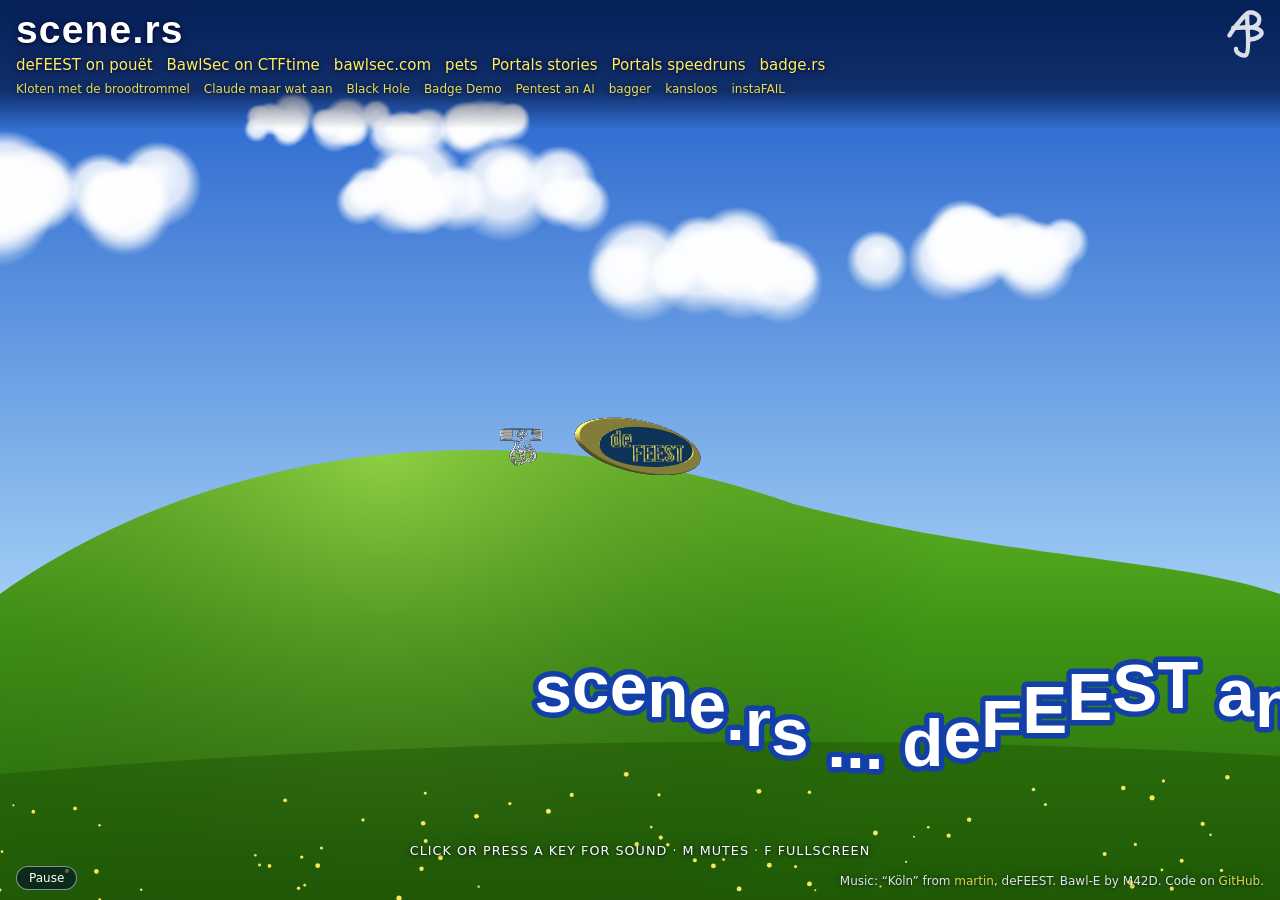
<file: index.html>
<!DOCTYPE html>
<html lang="en">
<head>
  <meta charset="utf-8">
  <meta name="viewport" content="width=device-width, initial-scale=1">
  <title>scene.rs</title>
  <meta name="description" content="scene.rs: deFEEST, the Dutch demoscene crew, and BawlSec, the Dutch CTF team. Prods, greetings and a little demo with music from martin.">
  <link rel="canonical" href="https://scene.rs/">
  <link rel="icon" href="/favicon.ico">
  <link rel="stylesheet" href="/scene.css">
  <script src="/scene.js" defer></script>
</head>
<body>
  <canvas id="sky" aria-hidden="true"></canvas>
  <canvas id="logos" aria-hidden="true"></canvas>
  <canvas id="front" aria-hidden="true"></canvas>
  <main>
    <header>
      <h1>scene.rs</h1>
      <a class="ajb" href="https://annejan.com/"><img src="/ajb.svg" alt="annejan.com" width="37" height="48"></a>
      <nav aria-label="Links">
        <a href="https://www.pouet.net/groups.php?which=11310">deFEEST on pouët</a>
        <a href="https://ctftime.org/team/70972">BawlSec on CTFtime</a>
        <a href="https://bawlsec.com/">bawlsec.com</a>
        <a href="/pets/">pets</a>
        <a href="/stories/">Portals stories</a>
        <a href="/runs/">Portals speedruns</a>
        <a href="https://badge.rs/">badge.rs</a>
      </nav>
      <nav class="prods" aria-label="deFEEST prods">
        <a href="https://www.pouet.net/prod.php?which=106371">Kloten met de broodtrommel</a>
        <a href="https://www.pouet.net/prod.php?which=106370">Claude maar wat aan</a>
        <a href="https://csdb.dk/release/?id=170956">Black Hole</a>
        <a href="https://www.pouet.net/prod.php?which=70207">Badge Demo</a>
        <a href="https://www.pouet.net/prod.php?which=70203">Pentest an AI</a>
        <a href="https://www.pouet.net/prod.php?which=61378">bagger</a>
        <a href="https://www.pouet.net/prod.php?which=60479">kansloos</a>
        <a href="https://www.pouet.net/prod.php?which=57074">instaFAIL</a>
      </nav>
    </header>
    <p class="hint" id="hint" role="status" hidden>click or press a key for sound · M mutes · F fullscreen</p>
    <button class="pause" id="pause" type="button" aria-pressed="false" hidden>Pause</button>
  </main>
  <footer>
    Music: “Köln” from <a href="https://github.com/annejan/martin">martin</a>, deFEEST.
    Bawl-E by M42D.
    Code on <a href="https://github.com/annejan/scene.rs">GitHub</a>.
  </footer>
</body>
</html>
</file>
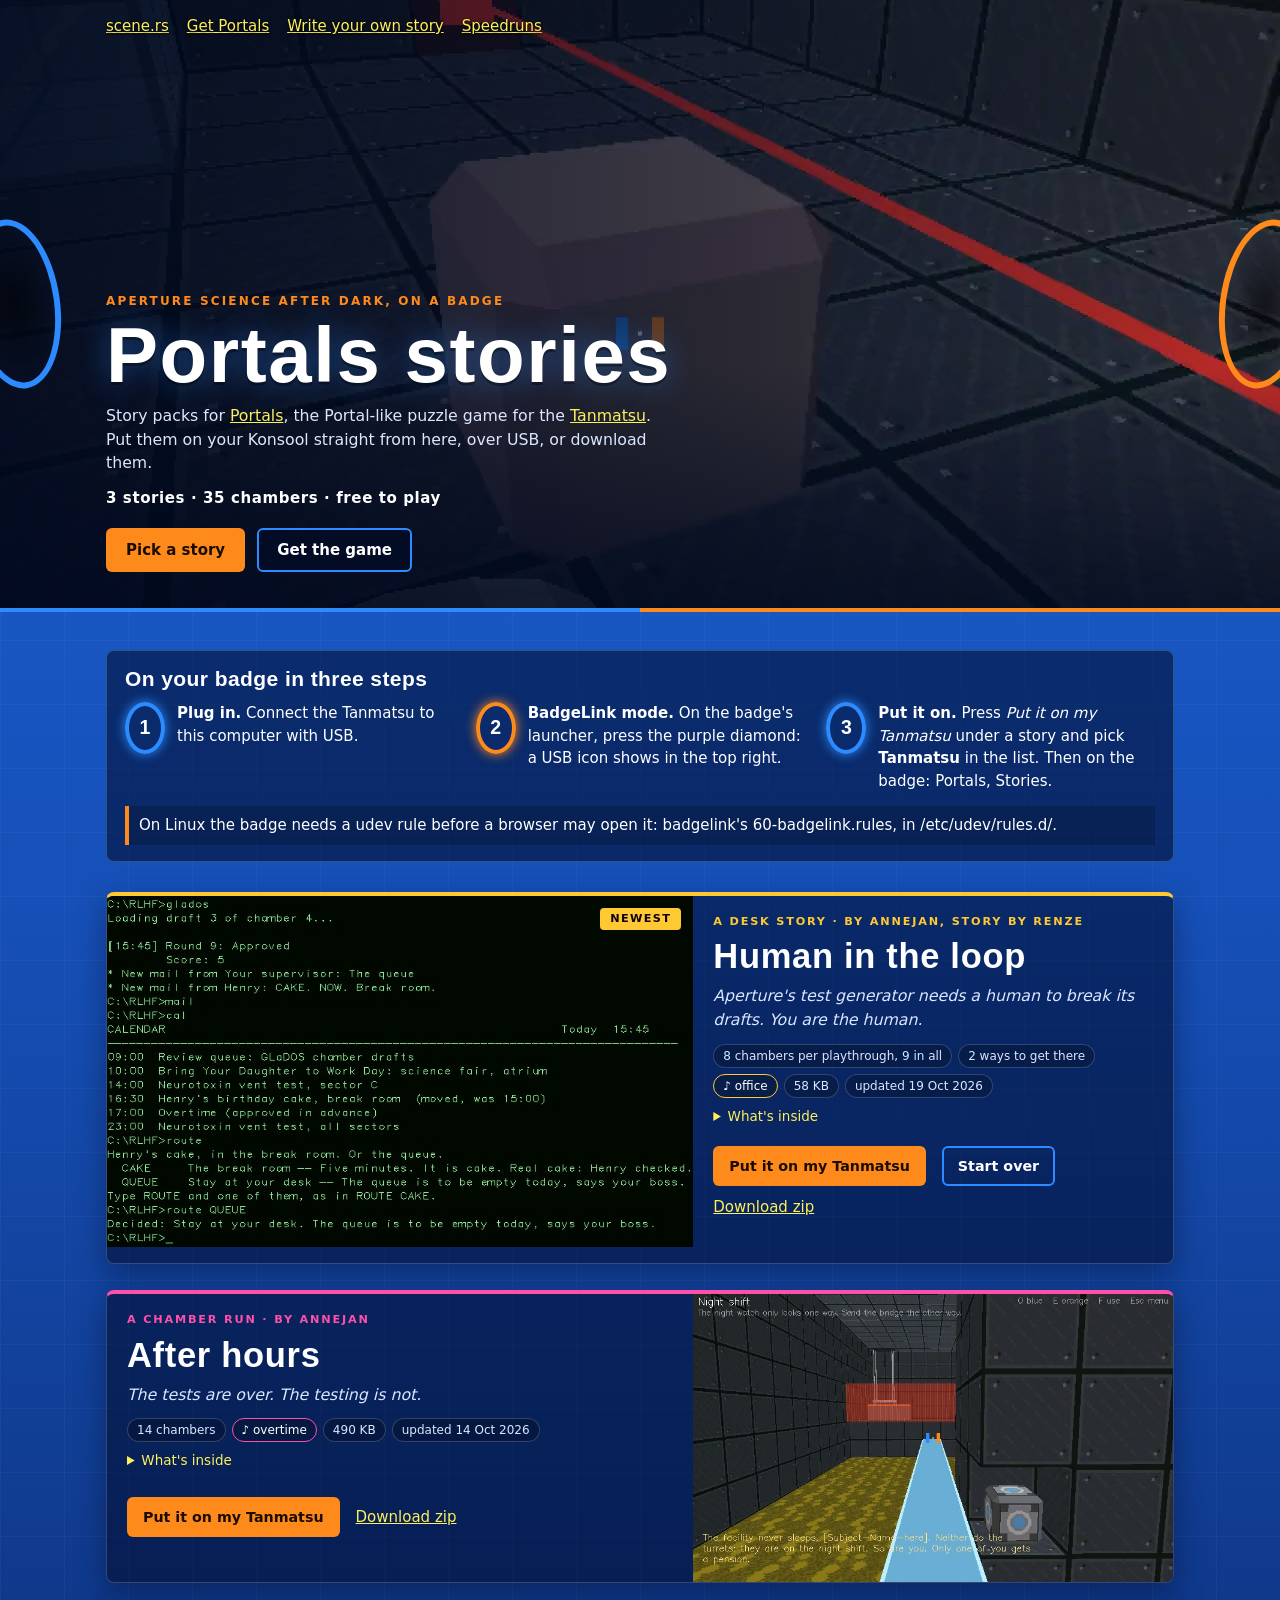
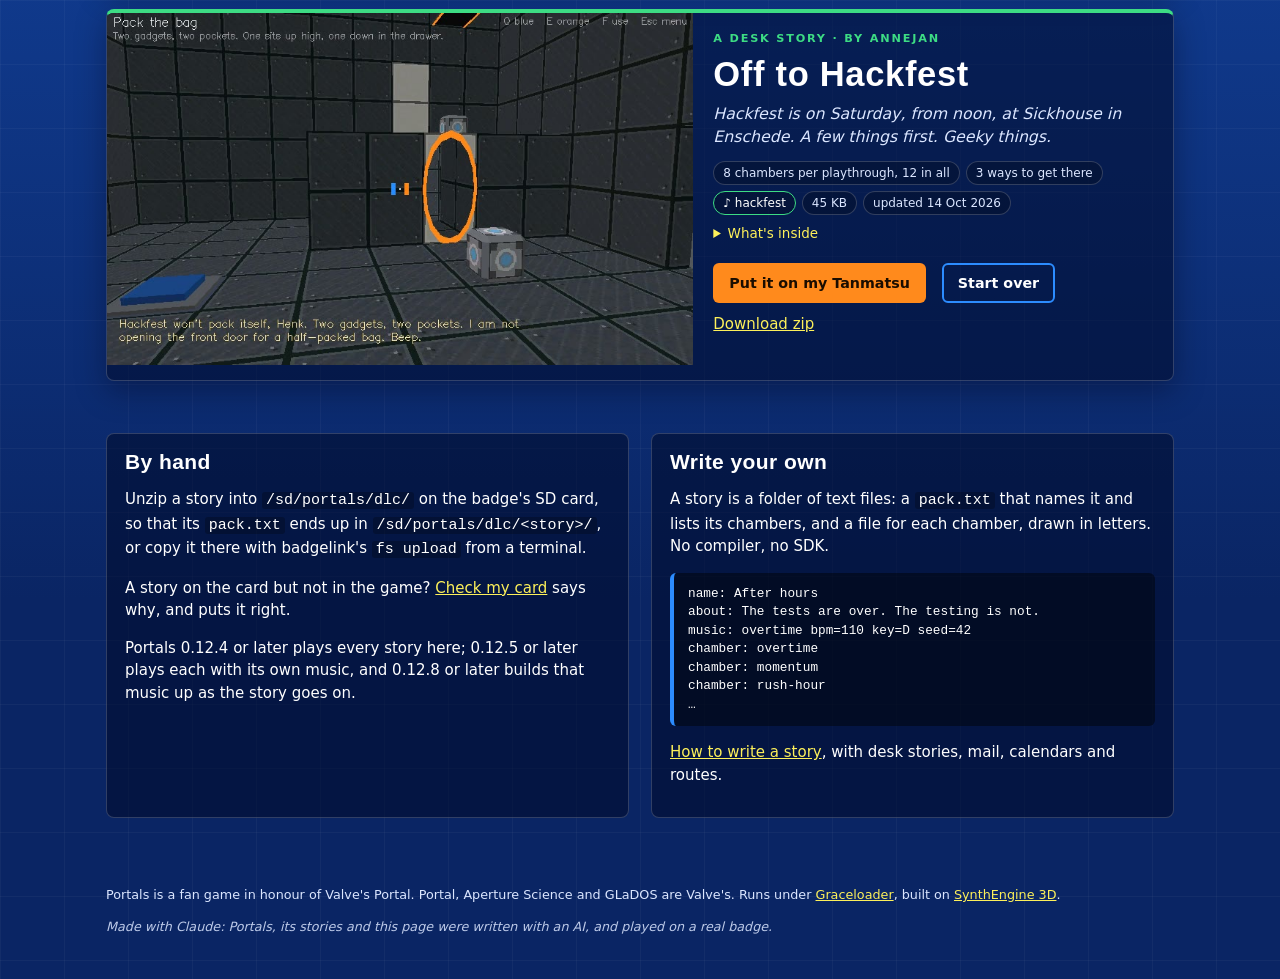
<file: stories/index.html>
<!DOCTYPE html>
<html lang="en">
<head>
  <meta charset="utf-8">
  <meta name="viewport" content="width=device-width, initial-scale=1">
  <title>Portals stories: story packs for the Tanmatsu badge – scene.rs</title>
  <meta name="description" content="Story packs for Portals, the Portal-like puzzle game for the Tanmatsu badge: put them on your badge straight from the browser, over USB.">
  <link rel="canonical" href="https://scene.rs/stories/">
  <link rel="icon" href="/favicon.ico">
  <meta name="theme-color" content="#1d63d8">
  <meta property="og:type" content="website">
  <meta property="og:url" content="https://scene.rs/stories/">
  <meta property="og:site_name" content="scene.rs">
  <meta property="og:title" content="Portals stories">
  <meta property="og:description" content="Free story packs for Portals, the Portal-like puzzle game for the Tanmatsu (Konsool) badge. Put them on your badge from the browser, over USB.">
  <meta property="og:image" content="https://scene.rs/stories/share.jpg">
  <meta property="og:image:width" content="1200">
  <meta property="og:image:height" content="630">
  <meta property="og:image:alt" content="Portals stories: a test chamber with a laser and a cube, and the page's name">
  <meta name="twitter:card" content="summary_large_image">
  <!-- ld: made by tools/stories_static.py from index.json -->
  <script type="application/ld+json">
{
 "@context": "https://schema.org",
 "@type": "CollectionPage",
 "@id": "https://scene.rs/stories/",
 "url": "https://scene.rs/stories/",
 "name": "Portals stories",
 "description": "Free story packs for Portals, the Portal-like puzzle game for the Tanmatsu (Konsool) badge, to put on the badge from the browser over USB, or to download.",
 "inLanguage": "en",
 "isPartOf": {
  "@type": "WebSite",
  "name": "scene.rs",
  "url": "https://scene.rs/"
 },
 "about": {
  "@type": "VideoGame",
  "name": "Portals",
  "url": "https://annejan.com/portals/",
  "gamePlatform": "Tanmatsu (Konsool)"
 },
 "mainEntity": {
  "@type": "ItemList",
  "itemListElement": [
   {
    "@type": "ListItem",
    "position": 1,
    "item": {
     "@type": "CreativeWork",
     "@id": "https://scene.rs/stories/#human-in-the-loop",
     "name": "Human in the loop",
     "description": "Aperture's test generator needs a human to break its drafts. You are the human.",
     "url": "https://scene.rs/stories/#human-in-the-loop",
     "genre": "Puzzle",
     "isAccessibleForFree": true,
     "isPartOf": {
      "@type": "VideoGame",
      "name": "Portals",
      "url": "https://annejan.com/portals/",
      "gamePlatform": "Tanmatsu (Konsool)"
     },
     "author": {
      "@type": "Person",
      "name": "annejan"
     },
     "encodingFormat": "application/zip",
     "contentUrl": "https://scene.rs/stories/packs/human-in-the-loop.zip",
     "contributor": {
      "@type": "Person",
      "name": "Renze"
     },
     "image": "https://scene.rs/stories/packs/human-in-the-loop.jpg",
     "dateModified": "2026-10-19T23:36:17+02:00"
    }
   },
   {
    "@type": "ListItem",
    "position": 2,
    "item": {
     "@type": "CreativeWork",
     "@id": "https://scene.rs/stories/#after-hours",
     "name": "After hours",
     "description": "The tests are over. The testing is not.",
     "url": "https://scene.rs/stories/#after-hours",
     "genre": "Puzzle",
     "isAccessibleForFree": true,
     "isPartOf": {
      "@type": "VideoGame",
      "name": "Portals",
      "url": "https://annejan.com/portals/",
      "gamePlatform": "Tanmatsu (Konsool)"
     },
     "author": {
      "@type": "Person",
      "name": "annejan"
     },
     "encodingFormat": "application/zip",
     "contentUrl": "https://scene.rs/stories/packs/after-hours.zip",
     "image": "https://scene.rs/stories/packs/after-hours.jpg",
     "dateModified": "2026-10-14T17:07:10+02:00"
    }
   },
   {
    "@type": "ListItem",
    "position": 3,
    "item": {
     "@type": "CreativeWork",
     "@id": "https://scene.rs/stories/#hackfest",
     "name": "Off to Hackfest",
     "description": "Hackfest is on Saturday, from noon, at Sickhouse in Enschede. A few things first. Geeky things.",
     "url": "https://scene.rs/stories/#hackfest",
     "genre": "Puzzle",
     "isAccessibleForFree": true,
     "isPartOf": {
      "@type": "VideoGame",
      "name": "Portals",
      "url": "https://annejan.com/portals/",
      "gamePlatform": "Tanmatsu (Konsool)"
     },
     "author": {
      "@type": "Person",
      "name": "annejan"
     },
     "encodingFormat": "application/zip",
     "contentUrl": "https://scene.rs/stories/packs/hackfest.zip",
     "image": "https://scene.rs/stories/packs/hackfest.jpg",
     "dateModified": "2026-10-14T17:07:10+02:00"
    }
   }
  ]
 },
 "video": {
  "@type": "VideoObject",
  "name": "Portals stories: the trailer",
  "description": "Chambers from the Portals stories, played on the Tanmatsu's engine.",
  "contentUrl": "https://scene.rs/stories/packs/trailer.mp4",
  "thumbnailUrl": "https://scene.rs/stories/packs/trailer.jpg",
  "uploadDate": "2026-10-19T23:36:17+02:00"
 }
}
  </script>
  <!-- /ld -->
  <link rel="stylesheet" href="/stories/stories.css">
  <script src="/stories/badgelink.js" defer></script>
  <script src="/stories/stories.js" defer></script>
</head>
<body>
  <header class="hero">
    <video id="trailer" class="trailer" muted loop playsinline preload="none" poster="/stories/packs/trailer.jpg" aria-hidden="true"></video>
    <div class="portal blue" aria-hidden="true"></div>
    <div class="portal orange" aria-hidden="true"></div>
    <nav class="top" aria-label="Links">
      <a href="/">scene.rs</a>
      <a href="https://annejan.com/portals/">Get Portals</a>
      <a href="https://github.com/annejan/tanmatsu-portals-grace/blob/main/dlc/README.md">Write your own story</a>
      <a href="/runs/">Speedruns</a>
    </nav>
    <div class="hero-text">
      <p class="kicker">Aperture Science after dark, on a badge</p>
      <h1>Portals stories</h1>
      <p class="lede">Story packs for <a href="https://annejan.com/portals/">Portals</a>,
        the Portal-like puzzle game for the <a href="https://nicolaielectronics.nl/tanmatsu/">Tanmatsu</a>.
        Put them on your Konsool straight from here, over USB, or download them.</p>
      <p id="stats" class="stats"><!-- stats -->3 stories · 35 chambers · free to play<!-- /stats --></p>
      <p class="cta"><a class="button" href="#packs">Pick a story</a>
        <a class="ghost" href="https://annejan.com/portals/">Get the game</a></p>
    </div>
  </header>

  <main>
    <section class="howto" aria-labelledby="howto-title">
      <h2 id="howto-title">On your badge in three steps</h2>
      <ol class="steps">
        <li><span class="ring blue" aria-hidden="true">1</span>
          <p><strong>Plug in.</strong> Connect the Tanmatsu to this computer with USB.</p></li>
        <li><span class="ring orange" aria-hidden="true">2</span>
          <p><strong>BadgeLink mode.</strong> On the badge's launcher, press the purple diamond: a USB icon shows in the top right.</p></li>
        <li><span class="ring blue" aria-hidden="true">3</span>
          <p><strong>Put it on.</strong> Press <em>Put it on my Tanmatsu</em> under a story and pick <strong>Tanmatsu</strong> in the list. Then on the badge: Portals, Stories.</p></li>
      </ol>
      <p id="usb-note" class="note" hidden></p>
    </section>

    <section id="packs" class="packs" aria-label="Story packs">
      <!-- packs: made by tools/stories_static.py from index.json; stories.js draws them again -->
      <article class="pack" id="human-in-the-loop" data-pack="human-in-the-loop"><div class="media"><img class="still" src="packs/human-in-the-loop.jpg" alt="A still from Human in the loop" width="800" height="480" loading="lazy"><span class="flag">Newest</span></div><div class="body"><p class="kind">A desk story · by annejan, story by Renze</p><h2 class="name">Human in the loop</h2><p class="about">Aperture&#x27;s test generator needs a human to break its drafts. You are the human.</p><ul class="chips"><li>8 chambers per playthrough, 9 in all</li><li>2 ways to get there</li><li class="music">♪ office</li><li>58 KB</li><li>updated 19 Oct 2026</li></ul><details class="inside"><summary>What's inside</summary><ol class="chambers"><li value="1">Hold the door<span>A draft: find a way she did not mean. The final draft: the way she did.</span></li><li value="2">Pressure<span>The ferry sails when every button is down, and not a second longer.</span></li><li value="3">Light work<span>The cube is in the right place. It is facing the wrong way.</span></li><li value="4">Wet floor<span>The mop water is in the cupboard. The floor that needs it is out in the hall.</span></li><li class="route">The break room</li><li value="5">Break room<span>A panel is missing low in the far wall. Somebody lives behind it. Bring a cube.</span></li><li class="route">Stay at your desk</li><li value="5">Second opinion<span>Two faults. One is in the pipe. The other is where you would aim.</span></li><li value="6">Observation<span>Portals bring the beam down to you. Only a cube turns it the last corner.</span></li><li value="7">Momentum<span>Nothing in here gives you speed. Make your own, then pass it on.</span></li><li value="8">The last draft<span>The plate aims at the turret. Give it something to throw.</span></li></ol></details><div class="actions"><a class="zip" href="packs/human-in-the-loop.zip" download="human-in-the-loop.zip">Download zip</a></div></div></article>
      <article class="pack" id="after-hours" data-pack="after-hours"><div class="media"><img class="still" src="packs/after-hours.jpg" alt="A still from After hours" width="800" height="480" loading="lazy"></div><div class="body"><p class="kind">A chamber run · by annejan</p><h2 class="name">After hours</h2><p class="about">The tests are over. The testing is not.</p><ul class="chips"><li>14 chambers</li><li class="music">♪ overtime</li><li>490 KB</li><li>updated 14 Oct 2026</li></ul><details class="inside"><summary>What's inside</summary><ol class="chambers"><li value="1">Overtime<span>Everything you have learned, in the right order.</span></li><li value="2">Momentum<span>Nothing in here gives you speed. Make your own, then pass it on.</span></li><li value="3">Rush hour<span>Walk in, and a floor portal is a step. Run in, and it is an escalator.</span></li><li value="4">Cleaning crew<span>Gel only ever falls. A portal decides which way is down.</span></li><li value="5">Courier<span>Do not handle the parcel. That is what the funnel is for.</span></li><li value="6">Two-way street<span>The funnel runs both ways. Not at the same time, and not for long.</span></li><li value="7">Reflections<span>Portals move a beam. Only a cube turns one. Take a moment for reflection.</span></li><li value="8">Bowling night<span>Gravity bowls harder than you do. The second ball learns from the first.</span></li><li value="9">Lights out<span>Two portals will not get it there. The pellet will not wait while you think.</span></li><li value="10">Night shift<span>The night watch only looks one way. Send the bridge the other way.</span></li><li value="11">Crunch time<span>The deadline is six seconds away. The commute is eight. Work from home.</span></li><li value="12">Shop Floor<span>Too far to walk, too far to shoot. Plan it from the gallery.</span></li><li value="13">Canyon<span>Everything worth reaching is far away. Make the far things come to you.</span></li><li value="14">Spire<span>A fall keeps its speed through a portal. Only the top is high enough.</span></li></ol></details><div class="actions"><a class="zip" href="packs/after-hours.zip" download="after-hours.zip">Download zip</a></div></div></article>
      <article class="pack" id="hackfest" data-pack="hackfest"><div class="media"><img class="still" src="packs/hackfest.jpg" alt="A still from Off to Hackfest" width="800" height="480" loading="lazy"></div><div class="body"><p class="kind">A desk story · by annejan</p><h2 class="name">Off to Hackfest</h2><p class="about">Hackfest is on Saturday, from noon, at Sickhouse in Enschede. A few things first. Geeky things.</p><ul class="chips"><li>8 chambers per playthrough, 12 in all</li><li>3 ways to get there</li><li class="music">♪ hackfest</li><li>45 KB</li><li>updated 14 Oct 2026</li></ul><details class="inside"><summary>What's inside</summary><ol class="chambers"><li value="1">Pull request<span>The merge button wants a cube. The cube is on the shelf.</span></li><li value="2">Reflow the badge<span>The hot air is up on the shelf. The badge is down on the plate.</span></li><li value="3">Power banks<span>One launcher per power bank. Both banks full, or the front door stays shut.</span></li><li value="4">Pack the bag<span>Two gadgets, two pockets. One sits up high, one down in the drawer.</span></li><li class="route">By train</li><li value="5">Platform 11b<span>The train runs while the cube is on its button. The cube is on the rack.</span></li><li value="6">Change at Amersfoort<span>Check in at the pole. The doors close in two and a half seconds.</span></li><li class="route">By bike</li><li value="5">160 km of headwind<span>Orange gel makes you fast. Pour a run-up on the path, and jump at its end.</span></li><li value="6">The dyke<span>Bikes cannot climb a dyke. Bring the blue gel to its foot, and bounce.</span></li><li class="route">A lift</li><li value="5">Loading the van<span>The gear is in the attic. The gap in the van is too high. The plate is not.</span></li><li value="6">Speed cameras<span>They watch the road, not the sky. Your cargo can take the scenic route.</span></li><li value="7">The Wi-Fi<span>The funnel goes where the portals send it. The truss is six metres up.</span></li><li value="8">Daisy chain<span>Daisy-chain the beam through both power strips to the stage. Meet the bridge.</span></li></ol></details><div class="actions"><a class="zip" href="packs/hackfest.zip" download="hackfest.zip">Download zip</a></div></div></article>
      <!-- /packs -->
    </section>

    <div class="more">
      <section class="manual" aria-labelledby="manual-title">
        <h2 id="manual-title">By hand</h2>
        <p>Unzip a story into <code>/sd/portals/dlc/</code> on the badge's SD card, so that its
          <code>pack.txt</code> ends up in <code>/sd/portals/dlc/&lt;story&gt;/</code>, or copy it there with
          badgelink's <code>fs upload</code> from a terminal.</p>
        <p>A story on the card but not in the game? <a href="/stories/check/">Check my card</a> says why, and puts it right.</p>
        <p>Portals 0.12.4 or later plays every story here; 0.12.5 or later plays each with its own music, and 0.12.8 or later builds that music up as the story goes on.</p>
      </section>

      <section class="write" aria-labelledby="write-title">
        <h2 id="write-title">Write your own</h2>
        <p>A story is a folder of text files: a <code>pack.txt</code> that names it and lists its chambers,
          and a file for each chamber, drawn in letters. No compiler, no SDK.</p>
        <pre><code>name: After hours
about: The tests are over. The testing is not.
music: overtime bpm=110 key=D seed=42
chamber: overtime
chamber: momentum
chamber: rush-hour
…</code></pre>
        <p><a href="https://github.com/annejan/tanmatsu-portals-grace/blob/main/dlc/README.md">How to write a story</a>,
          with desk stories, mail, calendars and routes.</p>
      </section>
    </div>
  </main>

  <footer>
    <p>Portals is a fan game in honour of Valve's Portal. Portal, Aperture Science and GLaDOS are Valve's.
      Runs under <a href="https://github.com/nullislandspace/tanmatsu-graceloader">Graceloader</a>, built on
      <a href="https://github.com/nullislandspace/synthengine3D">SynthEngine 3D</a>.</p>
    <p class="made">Made with Claude: Portals, its stories and this page were written with an AI, and played on a real badge.</p>
  </footer>

  <template id="pack-card">
    <article class="pack">
      <div class="media">
        <img class="still" alt="" width="800" height="480" loading="lazy">
        <video class="clip" muted loop playsinline preload="none" aria-hidden="true"></video>
        <span class="flag" hidden></span>
      </div>
      <div class="body">
        <p class="kind"></p>
        <h2 class="name"></h2>
        <p class="about"></p>
        <ul class="chips"></ul>
        <details class="inside">
          <summary>What's inside</summary>
          <ol class="chambers"></ol>
        </details>
        <div class="actions">
          <button type="button" class="install">Put it on my Tanmatsu</button>
          <button type="button" class="restart" hidden>Start over</button>
          <a class="zip" download>Download zip</a>
        </div>
        <div class="progress" hidden><div class="bar"></div></div>
        <p class="status" role="status"></p>
      </div>
    </article>
  </template>
</body>
</html>
</file>
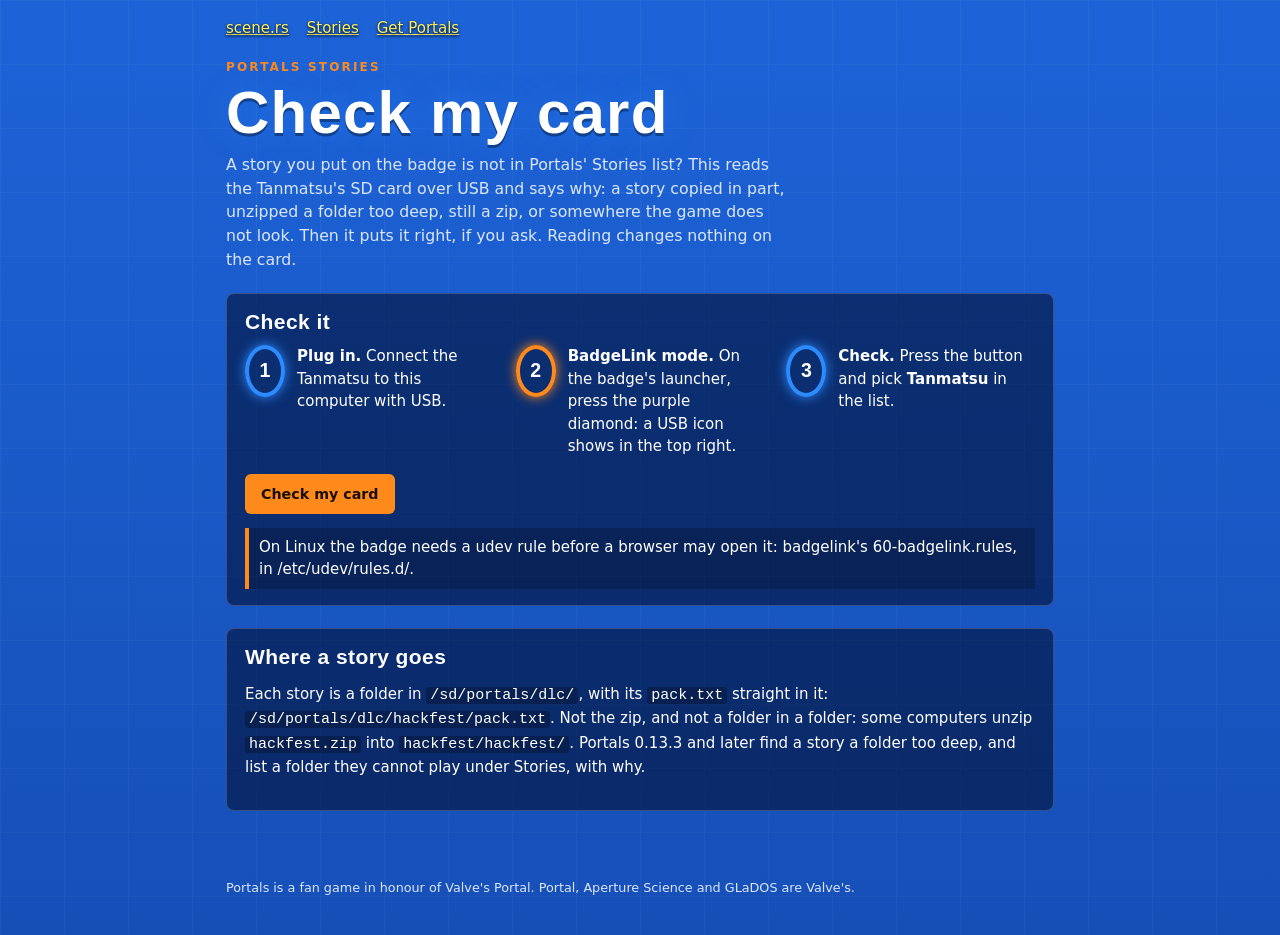
<file: stories/check/index.html>
<!DOCTYPE html>
<html lang="en">
<head>
  <meta charset="utf-8">
  <meta name="viewport" content="width=device-width, initial-scale=1">
  <title>Check my card: Portals stories – scene.rs</title>
  <meta name="description" content="A story is not in Portals' Stories list? Check the Tanmatsu's SD card from the browser, over USB: what is there, what is not, and put it right.">
  <link rel="canonical" href="https://scene.rs/stories/check/">
  <link rel="icon" href="/favicon.ico">
  <meta name="theme-color" content="#1d63d8">
  <link rel="stylesheet" href="/stories/stories.css">
  <link rel="stylesheet" href="check.css?v=2">
</head>
<body>
  <main class="check">
    <nav class="top" aria-label="Links">
      <a href="/">scene.rs</a>
      <a href="../">Stories</a>
      <a href="https://annejan.com/portals/">Get Portals</a>
    </nav>
    <p class="kicker">Portals stories</p>
    <h1>Check my card</h1>
    <p class="lede">A story you put on the badge is not in Portals' Stories list? This reads the
      Tanmatsu's SD card over USB and says why: a story copied in part, unzipped a folder too deep,
      still a zip, or somewhere the game does not look. Then it puts it right, if you ask.
      Reading changes nothing on the card.</p>

    <section class="howto" aria-labelledby="howto-title">
      <h2 id="howto-title">Check it</h2>
      <ol class="steps">
        <li><span class="ring blue" aria-hidden="true">1</span>
          <p><strong>Plug in.</strong> Connect the Tanmatsu to this computer with USB.</p></li>
        <li><span class="ring orange" aria-hidden="true">2</span>
          <p><strong>BadgeLink mode.</strong> On the badge's launcher, press the purple diamond: a USB icon shows in the top right.</p></li>
        <li><span class="ring blue" aria-hidden="true">3</span>
          <p><strong>Check.</strong> Press the button and pick <strong>Tanmatsu</strong> in the list.</p></li>
      </ol>
      <div class="actions">
        <button id="check" type="button" class="install">Check my card</button>
        <p id="status" class="status" role="status" aria-live="polite"></p>
      </div>
      <p id="usb-note" class="note" hidden></p>
    </section>

    <section id="result" class="result" hidden aria-label="What is on the card">
      <ul id="notes" class="notes"></ul>
      <h2>The stories</h2>
      <ul id="stories" class="items"></ul>
      <div id="others-box" hidden>
        <h2>Also in dlc/</h2>
        <ul id="others" class="items"></ul>
      </div>
    </section>

    <section class="manual" aria-labelledby="where-title">
      <h2 id="where-title">Where a story goes</h2>
      <p>Each story is a folder in <code>/sd/portals/dlc/</code>, with its <code>pack.txt</code> straight
        in it: <code>/sd/portals/dlc/hackfest/pack.txt</code>. Not the zip, and not a folder in a
        folder: some computers unzip <code>hackfest.zip</code> into <code>hackfest/hackfest/</code>.
        Portals 0.13.3 and later find a story a folder too deep, and list a folder they cannot play
        under Stories, with why.</p>
    </section>
  </main>
  <footer>
    <p>Portals is a fan game in honour of Valve's Portal. Portal, Aperture Science and GLaDOS are Valve's.</p>
  </footer>
  <script src="/stories/badgelink.js"></script>
  <script src="check.js?v=4"></script>
</body>
</html>
</file>
<file: scene.css>
:root {
  --text: #ffffff;
  --shade: rgba(0, 0, 40, 0.65);
  --link: #fdf05a;
}

* { box-sizing: border-box; }

html, body {
  margin: 0;
  height: 100%;
  background: #1d63d8;
  color: var(--text);
  font: 15px/1.4 Tahoma, Verdana, system-ui, sans-serif;
  overflow: hidden;
}

canvas {
  position: fixed;
  inset: 0;
  width: 100%;
  height: 100%;
}

header, footer, .hint {
  position: fixed;
  left: 0;
  right: 0;
  padding: 10px 16px;
  text-shadow: 0 1px 3px var(--shade), 0 0 8px var(--shade);
}

/* A dark wash behind the links, so they stay readable when a white cloud drifts by. */
header {
  top: 0;
  padding-bottom: 28px;
  background: linear-gradient(to bottom, rgba(0, 10, 40, 0.7), rgba(0, 10, 40, 0.6) 70%, rgba(0, 10, 40, 0));
}

/* Room on the right for the monogram. */
header { padding-right: 72px; }

/* Anne Jan's AJB monogram, top right: a signature rather than one more link. */
.ajb {
  position: absolute;
  top: 10px;
  right: 16px;
  display: block;
  line-height: 0;
  opacity: 0.85;
  transition: opacity 0.2s, filter 0.2s;
}
.ajb img { width: 37px; height: 48px; }
.ajb:hover, .ajb:focus-visible { opacity: 1; filter: drop-shadow(0 0 6px var(--link)); }
.ajb:focus-visible { outline: 2px solid var(--link); outline-offset: 4px; }

h1 {
  margin: 0 0 4px;
  font: 900 clamp(1.6rem, 5vw, 2.6rem)/1 Impact, 'Arial Black', sans-serif;
  letter-spacing: 0.03em;
}

nav {
  display: flex;
  flex-wrap: wrap;
  gap: 0 14px;
}

/* Links at least 24 px tall, for fingers and shaky hands. */
nav a {
  display: inline-block;
  min-height: 24px;
  line-height: 24px;
}

nav.prods {
  font-size: 0.8rem;
  opacity: 0.9;
}

a {
  color: var(--link);
  text-decoration: none;
}

a:hover, a:focus-visible { text-decoration: underline; }

.hint {
  bottom: 30px;
  margin: 0;
  text-align: center;
  font-size: 0.85rem;
  letter-spacing: 0.08em;
  text-transform: uppercase;
  pointer-events: none;
}

/* Pause and play, for everything that moves (WCAG 2.2.2); P does the same. */
.pause {
  position: fixed;
  left: 16px;
  bottom: 10px;
  z-index: 1;
  min-height: 24px;
  padding: 2px 12px;
  border: 1px solid rgba(255, 255, 255, 0.5);
  border-radius: 999px;
  background: rgba(0, 10, 40, 0.6);
  color: var(--text);
  font: inherit;
  font-size: 0.8rem;
  cursor: pointer;
}
.pause:focus-visible { outline: 2px solid var(--link); outline-offset: 2px; }

footer {
  bottom: 0;
  font-size: 0.8rem;
  text-align: right;
  opacity: 0.85;
}

/* Reduced motion, or no script: a still picture, the links stay. */
.still #logos, .still #front { display: none; }
</file>
<file: stories/stories.css>
/* scene.rs's colours and type, and Portals' blue and orange. */
:root {
  --text: #ffffff;
  --soft: #dbe6ff;
  --link: #fdf05a;
  --bg: #1d63d8;
  --deep: #0a2564;
  --panel: rgba(0, 10, 40, 0.55);
  --line: rgba(255, 255, 255, 0.18);
  --blue: #2c8cff;
  --orange: #ff8a1c;
  --accent: var(--orange);
}

* { box-sizing: border-box; }

html { scroll-behavior: smooth; }

html, body {
  margin: 0;
  color: var(--text);
  font: 15px/1.5 Tahoma, Verdana, system-ui, sans-serif;
}

/* scene.rs's sky, going down into the facility: test chamber panels, faintly. */
body {
  background:
    linear-gradient(rgba(255, 255, 255, 0.035) 1px, transparent 1px) 0 0 / 64px 64px,
    linear-gradient(90deg, rgba(255, 255, 255, 0.035) 1px, transparent 1px) 0 0 / 64px 64px,
    linear-gradient(to bottom, var(--bg) 0, #1650b8 900px, var(--deep) 2200px);
  background-color: var(--deep);
  min-height: 100vh;
}

a { color: var(--link); }
a:focus-visible, button:focus-visible, summary:focus-visible { outline: 3px solid var(--link); outline-offset: 2px; }
code { background: rgba(0, 0, 0, 0.25); padding: 0 4px; border-radius: 3px; }

main, footer {
  max-width: 1100px;
  margin: 0 auto;
  padding: 16px;
}

h1 {
  margin: 0 0 12px;
  font: 900 clamp(2.6rem, 9vw, 5.2rem)/0.95 Impact, 'Arial Black', sans-serif;
  letter-spacing: 0.02em;
  text-shadow: 0 3px 0 rgba(0, 0, 0, 0.35), 0 0 30px rgba(44, 140, 255, 0.45);
}

h2 {
  margin: 0 0 8px;
  font: 900 1.4rem/1.1 Impact, 'Arial Black', sans-serif;
  letter-spacing: 0.02em;
}

/* The top: the films, looping under the title, between a blue and an orange portal. */
.hero {
  position: relative;
  overflow: hidden;
  min-height: clamp(420px, 68vh, 620px);
  display: flex;
  flex-direction: column;
  background: #000 url(/stories/packs/trailer.jpg) center / cover no-repeat;
  border-bottom: 4px solid;
  border-image: linear-gradient(to right, var(--blue) 50%, var(--orange) 50%) 1;
}
.trailer {
  position: absolute;
  inset: 0;
  width: 100%;
  height: 100%;
  object-fit: cover;
}
/* Dark enough for the text, at any frame: darkest on the left, where the text is. */
.hero::after {
  content: "";
  position: absolute;
  inset: 0;
  background:
    linear-gradient(to right, rgba(0, 8, 30, 0.88) 0, rgba(0, 8, 30, 0.6) 55%, rgba(0, 8, 30, 0.25) 100%),
    linear-gradient(to top, rgba(0, 8, 30, 0.7), transparent 40%);
}
.hero > nav, .hero > .hero-text { position: relative; z-index: 1; }
.portal { z-index: 1; }

.portal {
  position: absolute;
  top: 50%;
  width: 90px;
  height: 170px;
  border-radius: 50%;
  border: 6px solid;
  background: radial-gradient(ellipse at center, rgba(0, 0, 0, 0.55), transparent 70%);
  animation: glow 3.2s ease-in-out infinite;
}
.portal.blue { left: -30px; color: var(--blue); border-color: var(--blue); transform: translateY(-50%) rotate(-8deg); }
.portal.orange { right: -30px; color: var(--orange); border-color: var(--orange); transform: translateY(-50%) rotate(8deg); animation-delay: -1.6s; }
@keyframes glow {
  0%, 100% { box-shadow: 0 0 18px 2px currentColor, inset 0 0 14px currentColor; }
  50% { box-shadow: 0 0 34px 8px currentColor, inset 0 0 24px currentColor; }
}

nav.top {
  display: flex;
  flex-wrap: wrap;
  gap: 4px 18px;
  width: 100%;
  max-width: 1100px;
  margin: 0 auto;
  padding: 14px 16px 0;
}
nav.top a { display: inline-block; min-height: 24px; line-height: 24px; text-shadow: 0 1px 3px #000; }

.hero-text {
  width: 100%;
  max-width: 1100px;
  margin: auto auto 0;
  padding: 40px 16px 36px;
}
.kicker {
  margin: 0 0 8px;
  color: var(--orange);
  font-size: 0.8rem;
  font-weight: 700;
  letter-spacing: 0.18em;
  text-transform: uppercase;
}
.lede { max-width: 56ch; margin: 0 0 12px; color: var(--soft); font-size: 1.05rem; }
.stats { margin: 0 0 18px; min-height: 1.5em; color: var(--text); font-weight: 700; letter-spacing: 0.04em; }
.cta { display: flex; flex-wrap: wrap; gap: 12px; margin: 0; }
.cta a {
  display: inline-block;
  min-height: 44px;
  padding: 11px 20px;
  border-radius: 6px;
  font-weight: 700;
  text-decoration: none;
}
.cta .button { background: var(--orange); color: #1a0d00; }
.cta .button:hover { background: #ffa04a; }
.cta .ghost { border: 2px solid var(--blue); color: var(--text); background: rgba(0, 10, 40, 0.5); padding: 9px 18px; }
.cta .ghost:hover { background: var(--blue); }

/* Three steps, numbered in portal rings. */
.howto, .manual, .write {
  background: var(--panel);
  border: 1px solid var(--line);
  border-radius: 8px;
  padding: 16px 18px;
  margin: 22px 0;
}
.steps {
  list-style: none;
  margin: 12px 0 0;
  padding: 0;
  display: grid;
  grid-template-columns: repeat(auto-fit, minmax(220px, 1fr));
  gap: 14px 22px;
}
.steps li { display: flex; gap: 12px; align-items: flex-start; }
.steps p { margin: 0; }
.ring {
  flex: none;
  display: grid;
  place-items: center;
  width: 40px;
  height: 52px;
  border-radius: 50%;
  border: 4px solid;
  font: 900 1.3rem/1 Impact, 'Arial Black', sans-serif;
}
.ring.blue { border-color: var(--blue); box-shadow: 0 0 12px var(--blue); }
.ring.orange { border-color: var(--orange); box-shadow: 0 0 12px var(--orange); }
.note { margin: 14px 0 0; padding: 8px 10px; border-left: 4px solid var(--orange); background: rgba(0, 0, 0, 0.2); }

/* The stories: one wide card each, the film on one side, the story on the other. */
.packs { display: grid; gap: 26px; margin: 30px 0; }
.loading { color: var(--soft); }

.pack {
  display: grid;
  grid-template-columns: minmax(0, 11fr) minmax(0, 9fr);
  background: var(--panel);
  border: 1px solid var(--line);
  border-top: 4px solid var(--accent);
  border-radius: 8px;
  overflow: hidden;
  box-shadow: 0 10px 30px rgba(0, 0, 20, 0.35);
}
.pack:nth-child(even) .media { order: 2; }
.pack[data-pack="after-hours"] { --accent: #ff4fa8; }
.pack[data-pack="hackfest"] { --accent: #3ddc84; }
.pack[data-pack="human-in-the-loop"] { --accent: #ffc933; }

/* The film keeps its shape, and stays in view while the chamber list below "What's inside" opens. */
.media { position: sticky; top: 0; align-self: start; background: #000; }
.media .still, .media .clip {
  display: block;
  width: 100%;
  height: auto;
  aspect-ratio: 5 / 3;
  object-fit: cover;
}
.media .clip { position: absolute; inset: 0; opacity: 0; transition: opacity 0.4s; }
.media .clip.playing { opacity: 1; }
.flag {
  position: absolute;
  top: 12px;
  right: 12px;
  padding: 3px 10px;
  border-radius: 4px;
  background: var(--accent);
  color: #120010;
  font-size: 0.75rem;
  font-weight: 700;
  letter-spacing: 0.12em;
  text-transform: uppercase;
}

.pack .body { padding: 18px 20px 18px; display: flex; flex-direction: column; gap: 8px; min-width: 0; }
.pack .kind {
  margin: 0;
  color: var(--accent);
  font-size: 0.75rem;
  font-weight: 700;
  letter-spacing: 0.16em;
  text-transform: uppercase;
}
.pack .name { margin: 0; font-size: clamp(1.7rem, 3.4vw, 2.3rem); }
.pack .about { margin: 0; font-size: 1.05rem; font-style: italic; color: var(--soft); }

.chips { list-style: none; display: flex; flex-wrap: wrap; gap: 6px; margin: 4px 0 0; padding: 0; }
.chips li {
  padding: 2px 9px;
  border: 1px solid var(--line);
  border-radius: 999px;
  background: rgba(0, 0, 0, 0.25);
  font-size: 0.8rem;
  color: var(--soft);
}
.chips li.music { border-color: var(--accent); color: var(--text); }

.inside summary {
  min-height: 24px;
  color: var(--link);
  cursor: pointer;
  font-size: 0.9rem;
}
.chambers { margin: 8px 0 0; padding-left: 1.6em; font-size: 0.88rem; }
.chambers li { margin: 0 0 4px; }
.chambers li span { display: block; color: var(--soft); font-size: 0.8rem; }
.chambers li.route { list-style: none; margin: 10px 0 4px -1.6em; color: var(--accent); font-weight: 700; }

.actions { display: flex; flex-wrap: wrap; align-items: center; gap: 10px 16px; margin-top: auto; padding-top: 8px; }

button.install {
  min-height: 40px;
  padding: 8px 16px;
  border: 0;
  border-radius: 6px;
  background: var(--orange);
  color: #1a0d00;
  font: 700 0.95rem Tahoma, Verdana, system-ui, sans-serif;
  cursor: pointer;
}
button.install:hover { background: #ffa04a; }
button.install:disabled { background: #8a8f99; color: #2a2d33; cursor: not-allowed; }
button.restart {
  min-height: 40px;
  padding: 6px 14px;
  border: 2px solid var(--blue);
  border-radius: 6px;
  background: transparent;
  color: var(--text);
  font: 700 0.95rem Tahoma, Verdana, system-ui, sans-serif;
  cursor: pointer;
}
button.restart:hover { background: var(--blue); }
button.restart[data-armed] { border-color: var(--orange); background: var(--orange); color: #1a0d00; }
button.restart:disabled { border-color: #8a8f99; color: #8a8f99; background: transparent; cursor: not-allowed; }

.progress { height: 8px; background: rgba(0, 0, 0, 0.35); border-radius: 4px; overflow: hidden; }
.progress .bar { height: 100%; width: 0; background: linear-gradient(to right, var(--blue), var(--orange)); transition: width 0.15s; }

.status { margin: 0; min-height: 1.4em; font-size: 0.9rem; }
.status.ok { color: #9dffb0; }
.status.error { color: #ffb4a0; }

/* By hand, and writing one: side by side. */
.more { display: grid; grid-template-columns: repeat(auto-fit, minmax(300px, 1fr)); gap: 0 22px; }
.write pre {
  margin: 10px 0;
  padding: 12px 14px;
  overflow-x: auto;
  border-radius: 6px;
  border-left: 4px solid var(--blue);
  background: rgba(0, 0, 0, 0.45);
  font-size: 0.85rem;
  line-height: 1.45;
}
.write pre code { background: none; padding: 0; }

footer { color: var(--soft); font-size: 0.85rem; padding-bottom: 32px; }
footer .made { font-style: italic; opacity: 0.85; }

@media (max-width: 760px) {
  .pack { grid-template-columns: 1fr; }
  .pack:nth-child(even) .media { order: 0; }
  .media { position: relative; }
  .portal { top: 30%; width: 54px; height: 104px; border-width: 4px; }
  .portal.blue { left: -26px; }
  .portal.orange { right: -26px; }
  .hero::after { background: linear-gradient(to top, rgba(0, 8, 30, 0.9) 0, rgba(0, 8, 30, 0.55) 100%); }
}

@media (prefers-reduced-motion: reduce) {
  html { scroll-behavior: auto; }
  .portal { animation: none; box-shadow: 0 0 22px 4px currentColor; }
  .media .clip { transition: none; }
  .progress .bar { transition: none; }
}
</file>
<file: stories/check/check.css>
/* Check my card: the stories page's look, one column, a line per story. */
main.check, main.check + footer { max-width: 860px; }
main.check nav.top { padding: 0 0 18px; }
main.check h1 { font-size: clamp(2.4rem, 8vw, 4rem); }
.check .howto .actions { padding-top: 16px; }

.result {
  background: var(--panel);
  border: 1px solid var(--line);
  border-radius: 8px;
  padding: 16px 18px;
  margin: 22px 0;
}
.result h2 { margin-top: 18px; }

.notes { list-style: none; margin: 0; padding: 0; display: grid; gap: 6px; }
.notes li { padding: 6px 10px; border-left: 4px solid var(--blue); background: rgba(0, 0, 0, 0.2); }
.notes li.warn { border-left-color: var(--orange); }

.items { list-style: none; margin: 8px 0 0; padding: 0; display: grid; gap: 10px; }
.item { padding: 10px 12px; border-radius: 6px; border: 1px solid var(--line); border-left: 5px solid var(--blue); background: rgba(0, 0, 0, 0.22); }
.item.good { border-left-color: #4fd17a; }
.item.meh { border-left-color: var(--blue); }
.item.bad { border-left-color: var(--orange); }
.item .head { margin: 0; overflow-wrap: anywhere; }
.item .line { margin: 2px 0 0; color: var(--soft); overflow-wrap: anywhere; }
.item .actions { margin-top: 6px; }
.tag {
  display: inline-block;
  margin-left: 6px;
  padding: 0 8px;
  border-radius: 999px;
  font-size: 0.8rem;
  font-weight: 700;
  background: rgba(255, 255, 255, 0.14);
}
.item.good .tag { background: rgba(79, 209, 122, 0.25); }
.item.bad .tag { background: rgba(255, 138, 28, 0.3); }
</file>
